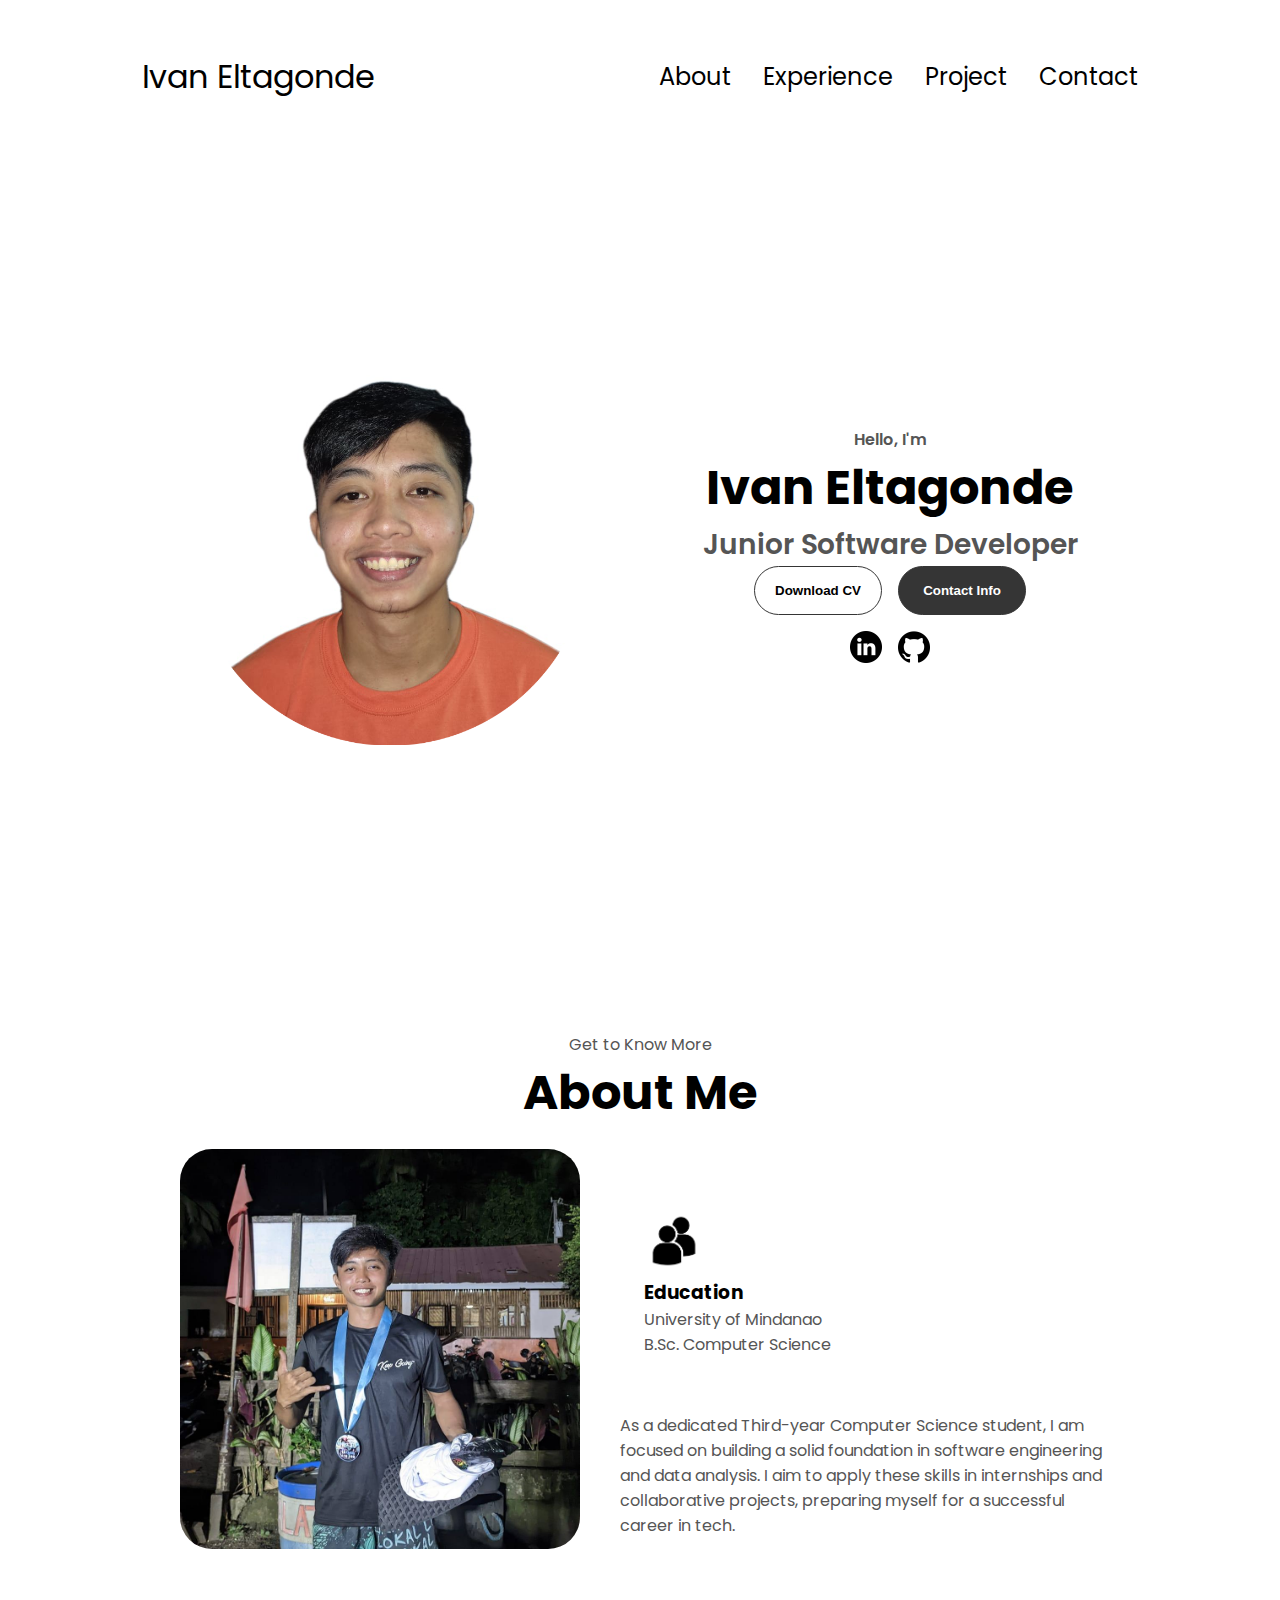
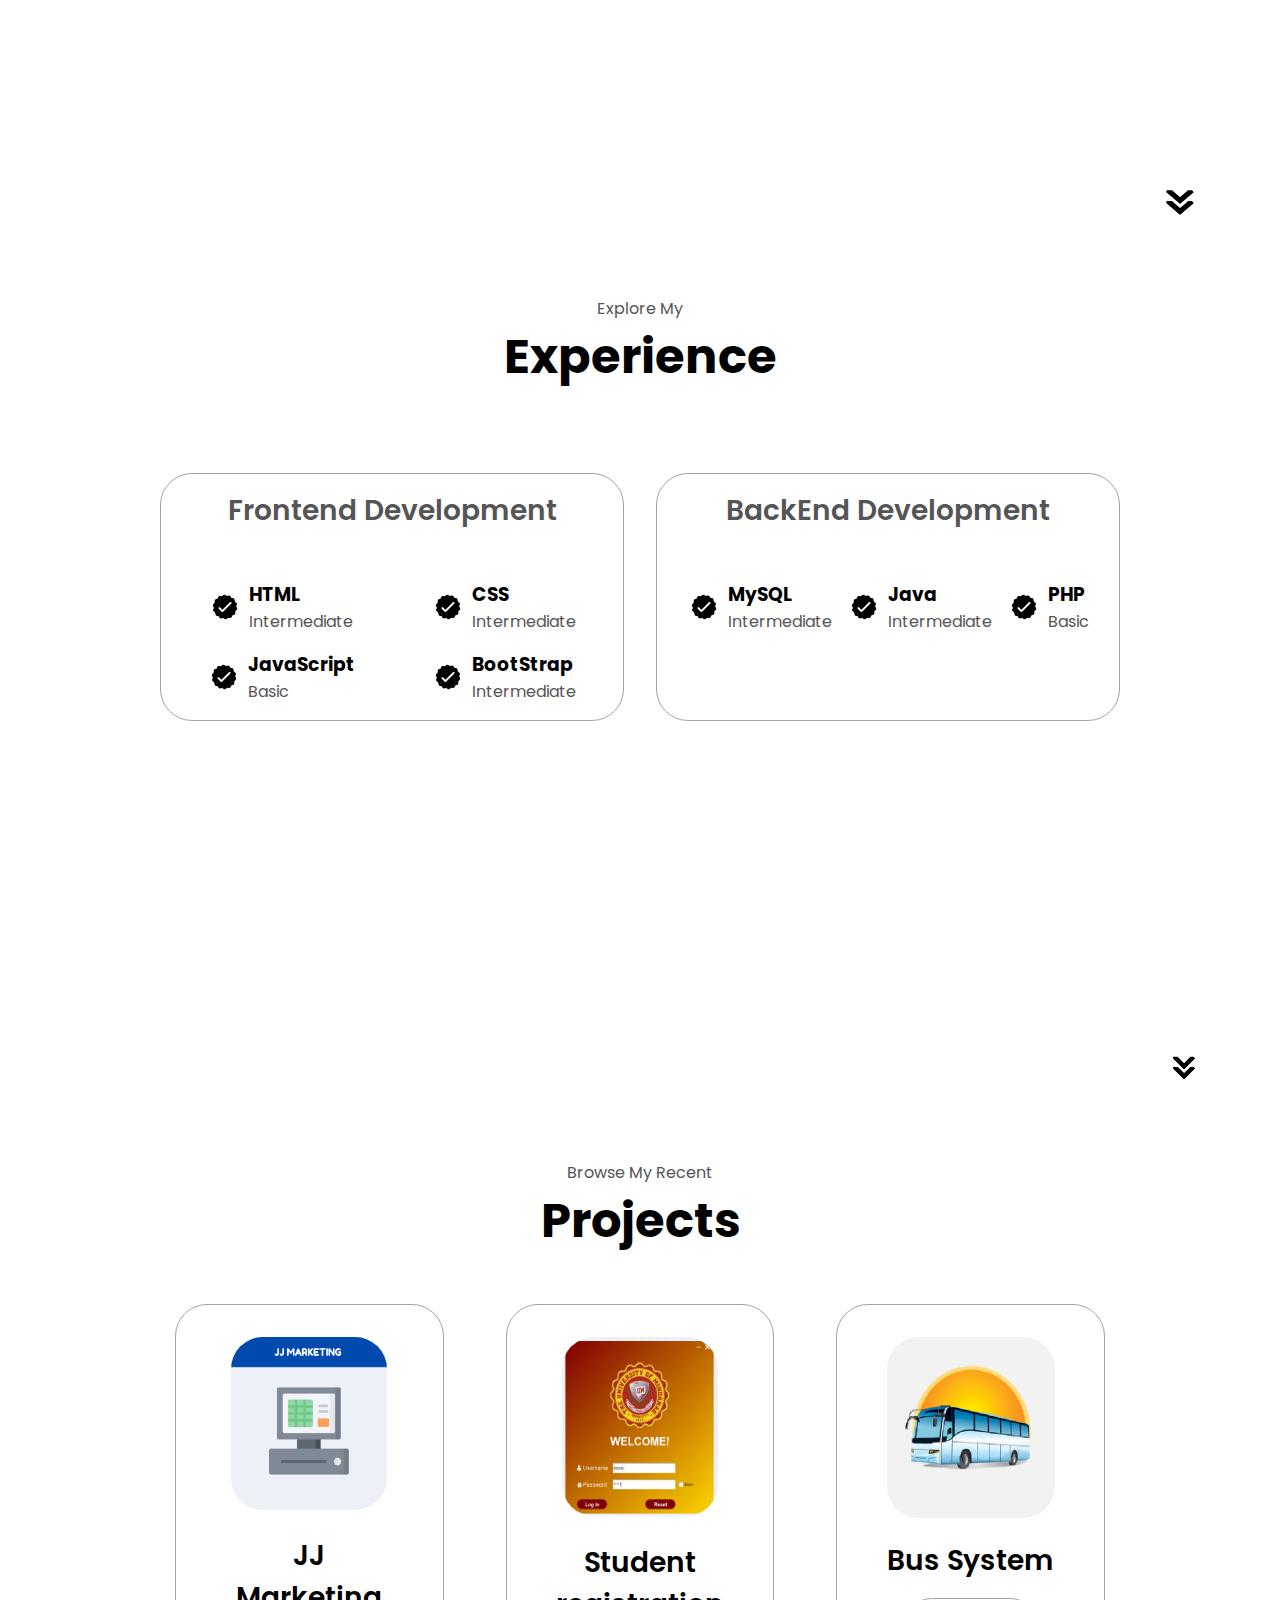
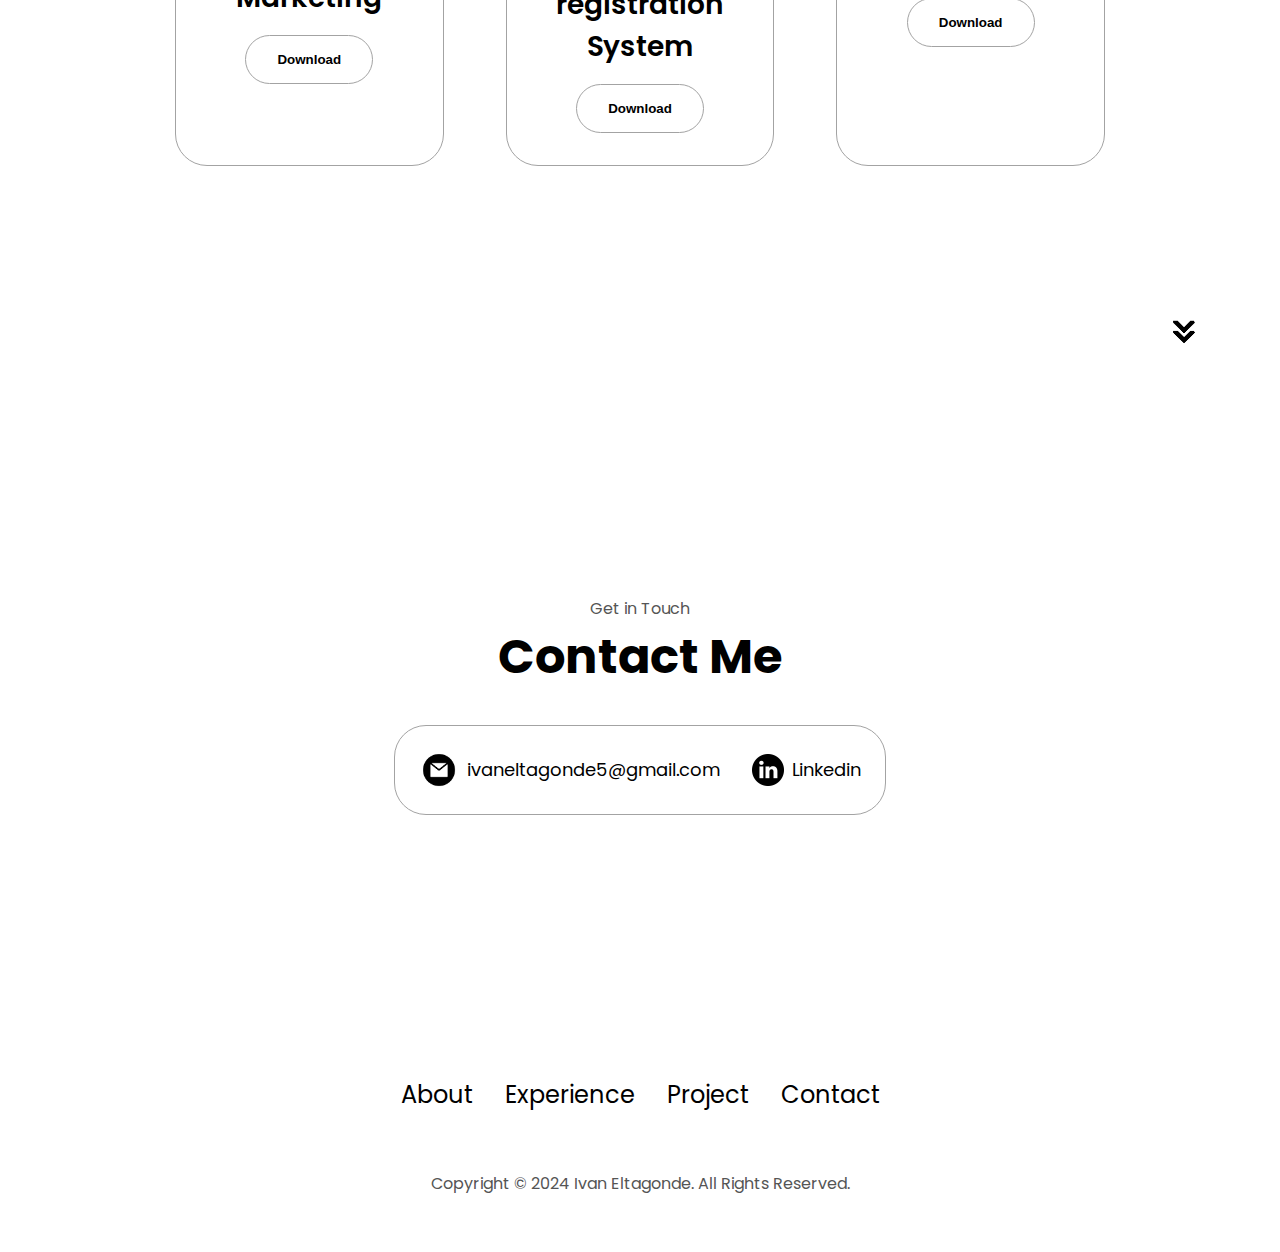
<file: index.html>
<!DOCTYPE html>
<html lang="en">
<head>
    <meta charset="UTF-8">
    <meta name="viewport" content="width=device-width, initial-scale=1.0">
    <title>Ivan portfolio</title>
    <link rel="stylesheet" href="style.css">
    <link rel="stylesheet" href="mediaqueries.css">
</head>
<body> 
        <nav id="desktop-nav">  
        <div class="logo">Ivan Eltagonde</div>
        <div>
            <ul class="nav-links">
            <li><a href="#about">About</a></li>
            <li><a href="#experience">Experience</a></li>
            <li><a href="#project">Project</a></li>
            <li><a href="#contact">Contact</a></li>
            </ul>
        </div>
        </nav>

        <nav id="hamburger-nav">
         <div class="logo">Ivan Eltagonde</div>
         <div class="hamburger-menu">
            <div class="hamburger-icon" onclick="toggleMenu()">
                <span></span>
                <span></span>
                <span></span>
                </div>
                <div class="menu-links">
                   
                        <li><a href="#about" onclick="toggleMenu()">About</a></li>
                        <li><a href="#experience" onclick="toggleMenu()">Experience</a></li>
                        <li><a href="#project" onclick="toggleMenu()">Project</a></li>
                        <li><a href="#Contact" onclick="toggleMenu()">Contact</a></li>
            </div>
         </div>
        </nav>
        <section id="profile">
            <div class="section__pic-container">
              <img src="/Portfolio/Ivan-pic.png" alt="">
            </div>
            <div class="section__text">
              <p class="section__text__p1">Hello, I'm</p>
              <h1 class="title">Ivan Eltagonde</h1>
              <p class="section__text__p2">Junior Software Developer</p>
              <div class="btn-container">
                <button
                class="btn btn-color-2"
                onclick="window.open('./portfolio/Ivan-Resume.pdf')"
              >
                Download CV
              </button>
              <button
                class="btn btn-color-1"
                onclick="location.href='./#contact'"
              >
                Contact Info
              </button>
              </div>
              <div id="socials-container">
                <img src="./Portfolio/linkedin.png" alt="My Linkedin profile"
                 class="icon" onclick="location.href='https://linkedind.com/'"/>

                <img src="./Portfolio/github.png" alt="My Github profile"
                class="icon" 
                onclick="location.href='https://github.com/'"/>

              </div>
            </div>
        </section>
        <section id="about">
          <p class="section__text__p1">Get to Know More</p>
          <h1 class="title">About Me</h1>
          <div class="section-container">
            <div class="section__pic-container">
              <img 
              
              src="./Portfolio/about-pic1.1.jpg" 
              alt="Profile Picture" 
              class="about-pic" 
            
              />
            </div>
          </div>
          <div class="about-details-container">
            <div class="about-containers">
              <div class="details-container-about">
                <img src="./Portfolio/education.png" alt="Eduction icon" class="icon" />
                <h3>Education</h3>
                <p class="Degree">University of Mindanao<br>B.Sc. Computer Science</p>
              </div>
            </div>
            <div class="text-container">
              <p>As a dedicated Third-year Computer Science student, I am focused on building a solid foundation in software engineering 
                and data analysis. I aim to apply these skills in internships and collaborative projects, 
                preparing myself for a successful career in tech.</p>
            </div>
            <div class="arrow-container">
              <img id="arrow-icon" src="./Portfolio/arrow.png" alt="Arrow icon" class="icon arrow" onclick=" location.href = './#experience';" />
            </div>
          </div>
        </section>
        <section id="experience">
          <p class="section__text__p1">Explore My</p>
          <h1 class="title">Experience</h1>
          <div class="experience-details-container">
              <div class="details-container-experience">
                  <h2 class="experience-sub-title">Frontend Development</h2>
                  <div class="article-container">
                      <article>
                          <img src="./Portfolio/checkmark.png" alt="Experience icon" class="icon"/>
                          <div>
                              <h3>HTML</h3>
                              <p>Intermediate</p>
                          </div>
                      </article>
                      <article>
                          <img src="./Portfolio/checkmark.png" alt="Experience icon" class="icon"/>
                          <div>
                              <h3>CSS</h3>
                              <p>Intermediate</p>
                          </div>
                      </article>
                      <article>
                          <img src="./Portfolio/checkmark.png" alt="Experience icon" class="icon"/>
                          <div>
                              <h3>JavaScript</h3>
                              <p>Basic</p>
                          </div>
                      </article>
                      <article>
                          <img src="./Portfolio/checkmark.png" alt="Experience icon" class="icon"/>
                          <div>
                              <h3>BootStrap</h3>
                              <p>Intermediate</p>
                          </div>
                      </article>
                  </div>
              </div>
              <div class="details-container-experience">
                  <h2 class="experience-sub-title">BackEnd Development</h2>
                  <div class="article-container">
                      <article>
                          <img src="./Portfolio/checkmark.png" alt="Experience icon" class="icon"/>
                          <div>
                              <h3>MySQL</h3>
                              <p>Intermediate</p>
                          </div>
                      </article>
                      <article>
                          <img src="./Portfolio/checkmark.png" alt="Experience icon" class="icon"/>
                          <div>
                              <h3>Java</h3>
                              <p>Intermediate</p>
                          </div>
                      </article>
                      <article>
                          <img src="./Portfolio/checkmark.png" alt="Experience icon" class="icon"/>
                          <div>
                              <h3>PHP</h3>
                              <p>Basic</p>
                          </div>
                      </article>
                  </div>
              </div>
          </div>
          <div class="arrow-container">
            <img id="arrow-icon" src="./Portfolio/arrow.png" alt="Arrow icon" class="icon arrow" onclick=" location.href = './#project';" />
          </div>
      </section>
      
         <section id="project">
         <p class="section__text__p1">Browse My Recent</p>
         <h1 class="title">Projects</h1>
         <div class="experience-details-container">
          <div class="about-containers">
          <div class="details-container-projects color-conatiner">
            <div class="article-container">
              <img src="./Portfolio/jjmarketing.png" 
              alt="Project 1"
              class="project-img"
              />
            </div>
            <h2 class="experience-sub-title project-title">JJ Marketing</h2>
            <div class="btn-container">
              <button class="btn btn-color-2 project-btn" onclick="window.open('./portfolio/POS-PROPOSAL-FOR-JJMARKETING.pdf')">
                Download
              </button>
            </div>
          </div>
          
          <div class="details-container-projects color-conatiner">
            <div class="article-container">
              <img src="./Portfolio/Student- Management.png" 
              alt="Project 2"
              class="project-img"
              />
            </div>
            <h2 class="experience-sub-title project-title">Student registration System</h2>
            <div class="btn-container">
              <button class="btn btn-color-2 project-btn" onclick="window.open('./portfolio/Student_Registration_System.zip')">
                Download
              </button>
            </div>
          </div>

          <div class="details-container-projects color-conatiner">
            <div class="article-container">
              <img src="./Portfolio/Bus-System.png" 
              alt="Project 3"
              class="project-img-three"
              />
            </div>
            <h2 class="experience-sub-title project-title">Bus System</h2>
            <div class="btn-container">
              <button class="btn btn-color-2 project-btn" onclick="window.open('./portfolio/Bus-System.zip')">
                Download
              </button>
            </div>
          </div>
        </div>
         </div>
         <div class="arrow-container">
          <img id="arrow-icon" src="./Portfolio/arrow.png" alt="Arrow icon" class="icon arrow" onclick=" location.href = './#contact';" />
        </div>
         </section>

         <section id="contact">
          <p class="section__text__p1">Get in Touch</p>
          <h1 class="title">Contact Me</h1>
          <div class="contact-info-upper-container">
            <div class="contact-info-container">
              <img src="./Portfolio/email.png" alt="Email icon"
               class="icon contact-icon email-icon"
              />
              <p><a href="ivaneltagonde5@gmail.com">ivaneltagonde5@gmail.com</a></p>
            </div>

            <div class="contact-info-container">
              <img src="./Portfolio/linkedin.png" alt="Linkedin icon"
               class="icon contact-icon"
              />
              <p><a href="https://www.linkedin.com/in/ivan-eltagonde-38a853312/">Linkedin</a></p>
            </div>
          </div>
         </section>
         <footer>
          <nav>
            <div class="nav-links-container">
              <ul class="nav-links">
                <li><a href="#about">About</a></li>
                <li><a href="#experience">Experience</a></li>
                <li><a href="#project">Project</a></li>
                <li><a href="#contact">Contact</a></li>
                </ul>
            </div>
          </nav>
          <p>Copyright &#169; 2024 Ivan Eltagonde. All Rights Reserved.</p>
         </footer>
    <script src="script.js"></script>
</body>
</html>
</file>
<file: style.css>
@import url('https://fonts.googleapis.com/css2?family=Poppins:ital,wght@0,300;0,400;0,500;0,600;1,100&display=swap');

    
*{
    margin: 0;
    padding: 0;
}
body{
    font-family: "Poppins", sans-serif; 
}
html{
        scroll-behavior: smooth;
}
p{
    color: rgb(85, 85, 85);
}

/*Transition*/
a, btn{
    transition: all 300ms ease;
}

/*Desktop Nav*/
nav, .nav-links{
    display:flex;

}
nav{
    justify-content: space-around;
    align-items: center;
    height: 17vh;

}
.nav-links{
    gap: 2rem;
    list-style: none;
    font-size: 1.5rem;
}
a{
   color: black;
   text-decoration: none; 
   text-decoration-color:white ;

}
a:hover{
    color: grey;
    text-decoration: underline;
    text-underline-offset: 1rem;
    text-decoration-color: rgb(181, 181, 181);
}
.logo{
  font-size: 2rem;

}
.logo:hover{
  cursor: default;
}
/*hamburger*/

#hamburger-nav{
    display: none;
}
.hamburger-menu{
    position: relative;
    display: inline-block;
}
.hamburger-icon{
    display: flex;
    flex-direction: column;
    justify-content: space-between;
    height: 24px;
    width: 30px;
    cursor: pointer;
}
.hamburger-icon span {
    width: 100%;
    height: 2px;
    background-color: black;
    transition: all 0.3 ease-in-out;
}
.menu-links{
    position: absolute;
    top: 100%;
    right: 0;
    background-color: white;
    width: fit-content;
    max-height: 0;
    overflow: hidden;
    transition: all 0.3 ease-in-out;
}
.menu-links a{
   display: block;
   padding: 10px;
   text-align: center;
   font-size: 1.5rem;
   color: black;
   text-decoration: none;
   transition: all 0.3 ease-in-out; 

}
.menu-links li{
    list-style: none;

}
.menu-links.open{
    max-height: 300px;
}

.hamburger-icon.open span:first-child{
    transform: rotate(45deg) translate(10px, 5px);
}
.hamburger-icon.open span:nth-child(2){
   opacity: 0;
}
.hamburger-icon.open span:last-child{
    transform: rotate(-45deg) translate(10px, -5px);
}

.hamburger-icon span:first-child{
    transform: none;
}
.hamburger-icon span:first-child{
    opacity: 1;
}
.hamburger-icon span:first-child{
    transform: none;
}

/*SECTIONS*/
section{
    padding-top: 4vh;
    height: 96vh;
    margin: 0 10rem;
    box-sizing: border-box;
    min-height: fit-content;

}



/* PROFILE SECTION */

#profile{
    display: flex;
    justify-content: center;
    gap: 5rem;
    height: 80vh;
}

.section__pic-container{
    display: flex;
    height: 400px;
    width: 400px;
    margin: auto 0;
}

.section__text{
    align-self: center;
    text-align: center;
}

.section__text p{
    font-weight: 600;
}

.section__text__p1{
    text-align: center;

}
.section__text__p2{
    font-size: 1.75rem;
    
}

.title{
    font-size: 3rem;
    text-align: center;
}

#socials-container{
    display: flex;
    justify-content: center;
    margin-top: 1rem;
    gap: 1rem;
}

/*ICONS*/
.icon{
    cursor: pointer;
    height: 2rem;
}

/* BUTTONS*/

.btn-container{
    display: flex;
    justify-content: center;
    gap: 1rem;
}
.btn{
    font-weight: 600;
    transition: all 300ms ease;
    padding: 1rem;
    width: 8rem;
    border-radius: 2rem;

}

.btn-color-1,
.btn-color-2{
    border: rgb(53, 53, 53) 0.1rem solid;
}

.btn-color-1:hover,
.btn-color-2:hover{
    cursor: pointer;
}
.btn-color-1,
.btn-color-2:hover{
  background: rgb(53, 53, 53);
  color: white;
}

.btn-color-1:hover{
    background: rgb(0,0,0);

}
.btn-color-2{
    background: none;
}

.btn-color-2:hover{
    border: rgb(255, 255, 255)
}

.btn-container{
    gap: 1rem;
}

/*about Section*/
#about{
    position: relative;
}
#about img{
    width: 400px;
    height: 400px;
}

.details-container-about img{


    gap: 4rem;
    height: 80%;
}
.details-container-about img{
        max-width: 60px;
        max-height: 60px;
        
}

.about-containers{
    gap: 2rem;
    margin-bottom: 2rem;
    margin-top: 2rem;
}
.about-details-container{
   justify-content: center;
   flex-direction: column;
   
} 
.about-containers , .about-details-containers{
    display: flex;
   
}
.about-pic{
   border-radius: 2rem;
}
.arrow{
    position: absolute;
    right: -5rem;
    bottom: 2.5rem;
    max-width: 40px;
    max-height: 35px;
}

.section-container{
    float: left;
    gap: 4rem;
    height: 80%;
    margin: 20px;
}
.section__pic-container{
    height: 400px;
    width: 400px;
    margin-right: 20px;
}
.details-container-about {
    padding: 1.5rem;
    flex: 1;
    background: white;
    border-radius: 2rem;
    border-color: rgb(163, 163, 163);
  padding-top: 50px;
  }
.text-container{
    flex: 1;
   
}

/*EXPERIENCE*/
#experience{
    position: relative;
}

.experience-sub-title{
    color: rgb(85, 85, 85);
    font-weight: 600;
    font-size: 1.75rem;
    margin-bottom: 2rem;
}

.experience-details-container{
    display: flex;
    justify-content: center;
    flex-direction: row;
    gap: 2rem;
    
}

.details-container-experience {
    padding: 1rem;
    background: white;
    border-radius: 2rem;
    border: rgb(53, 53, 53) 0.1rem solid;
    border-color: rgb(163, 163, 163);
    text-align: center;
    flex: 1; /* Allow the containers to take equal space */
    display: flex;
    flex-direction: column;
    align-items: center; /* Center align items */
    gap: 1rem;
    max-width: 450px; /* Set max-width to ensure they don't exceed a certain size */
    margin-top: 80px;
}

.article-container {
    display: flex;
    flex-direction: row; /* Change to column for better layout inside each section */
    gap: 1rem;
   flex-wrap: wrap;
    text-align: initial;
    justify-content: space-around;
}

article {
    display: flex;
    align-items: center; /* Center align items inside each article */
    gap: 0.5rem;
}

article .icon {
    cursor: default;
}

/*PROJECT SECTION*/

.details-container-projects {
    padding: 2rem;
    background: white;
    border-radius: 2rem;
    border: rgb(53, 53, 53) 0.1rem solid;
    border-color: rgb(163, 163, 163);
    text-align: center;
    flex: 1; /* Allow the containers to take equal space */
    display: flex;
    flex-direction: column;
    align-items: center; /* Center align items */
   margin: 15px;
    max-width: 220px; /* Set max-width to ensure they don't exceed a certain size */
    
}
.details-container-projects img {
   max-width: 300px;
   max-height: 400px;

}

#project{
    position: relative;
}


.project-img{
    border-radius: 2rem;
    width: 90%;
    height: 95%;
}
.project-img-three{
    border-radius: 2rem;
    width: 90%;
    height: 97%;
    margin-bottom: 10px;
  
}

.project-title{
    margin: 1rem;
    text-align: center;
    color: black;

}

.project-btn{
    color: black;
    border-color: rgb(163, 163, 163);
}

/*Contact*/
#contact{
    display: flex;
    justify-content: center;
    flex-direction: column;
    height: 70vh;
}
.contact-info-upper-container{
    display: flex;
    justify-content: center;
    border-radius: 2rem;
    border: rgb(53, 53, 53) 0.1rem solid;
    border-color: rgb(163, 163, 163);
    background: (250,250,250);
    margin: 2rem auto;
    padding: 0.5rem;
}
.contact-info-container{
    display: flex;
    align-items: center;
    justify-content: center;
    gap: 0.5rem;
    margin: 1rem;

}
.contact-info-container p{
    font-size: large;
}
.contact-icon{
    cursor: default;
 
}

.email-icon{
    height: 2.5rem;
}

/*FOOTER*/
footer{
    height: 26vh;
    margin: 0 1rem;
}
footer p{
    text-align: center;
}
</file>
<file: mediaqueries.css>
@media screen and (max-width: 1400px){
    #profile{
        height: 83vh;
        margin-bottom: 6rem;
    }
    .about-containers{
        flex-wrap: wrap ;
    }
}




@media screen and (max-width: 1200px) {
    #desktop-nav {
      display: none;
    }
    #hamburger-nav {
      display: flex;
    }
    #experience, .experience-details-container {
      margin-top: 2rem;
    }
    #profile,
    .section-container {
      display: block;
    }
    .arrow {
      display: none;
    }
    section,
    .section-container {
      height: fit-content;
    }
    section {
      margin: 0 5%;
    }
    .section__pic-container {
      width: 275px;
      height: 275px;
      margin: 0 auto 2rem;
    }
    .about-containers {
      margin-top: 0;
    }
  }
  
@media screen and (max-width: 600px) {
    #contact,
    footer {
      height: 40vh;
    }
    #profile {
      height: 83vh;
      margin-bottom: 0;
    }
    article {
      font-size: 1rem;
    }
    footer nav {
      height: fit-content;
      margin-bottom: 2rem;
    }
    
    .contact-info-container {
      margin: 0;
    }
    .contact-info-container p,
    .nav-links li a {
      font-size: 1rem;
    }
    .experience-sub-title {
      font-size: 1.25rem;
    }
    .logo {
      font-size: 1.5rem;
    }
    .nav-links {
      flex-direction: column;
      gap: 0.5rem;
      text-align: center;
    }
    .section__pic-container {
      width: auto;
      height: 49vh;
      justify-content: center;
     
    }
    .section__text__p2 {
      font-size: 1.25rem;
    }
    .title {
      font-size: 2rem;
    }
    .text-container {
      text-align: justify;
    }
    .about-containers{
      display: block;
      text-align: center;
    }
   
  }
</file>
